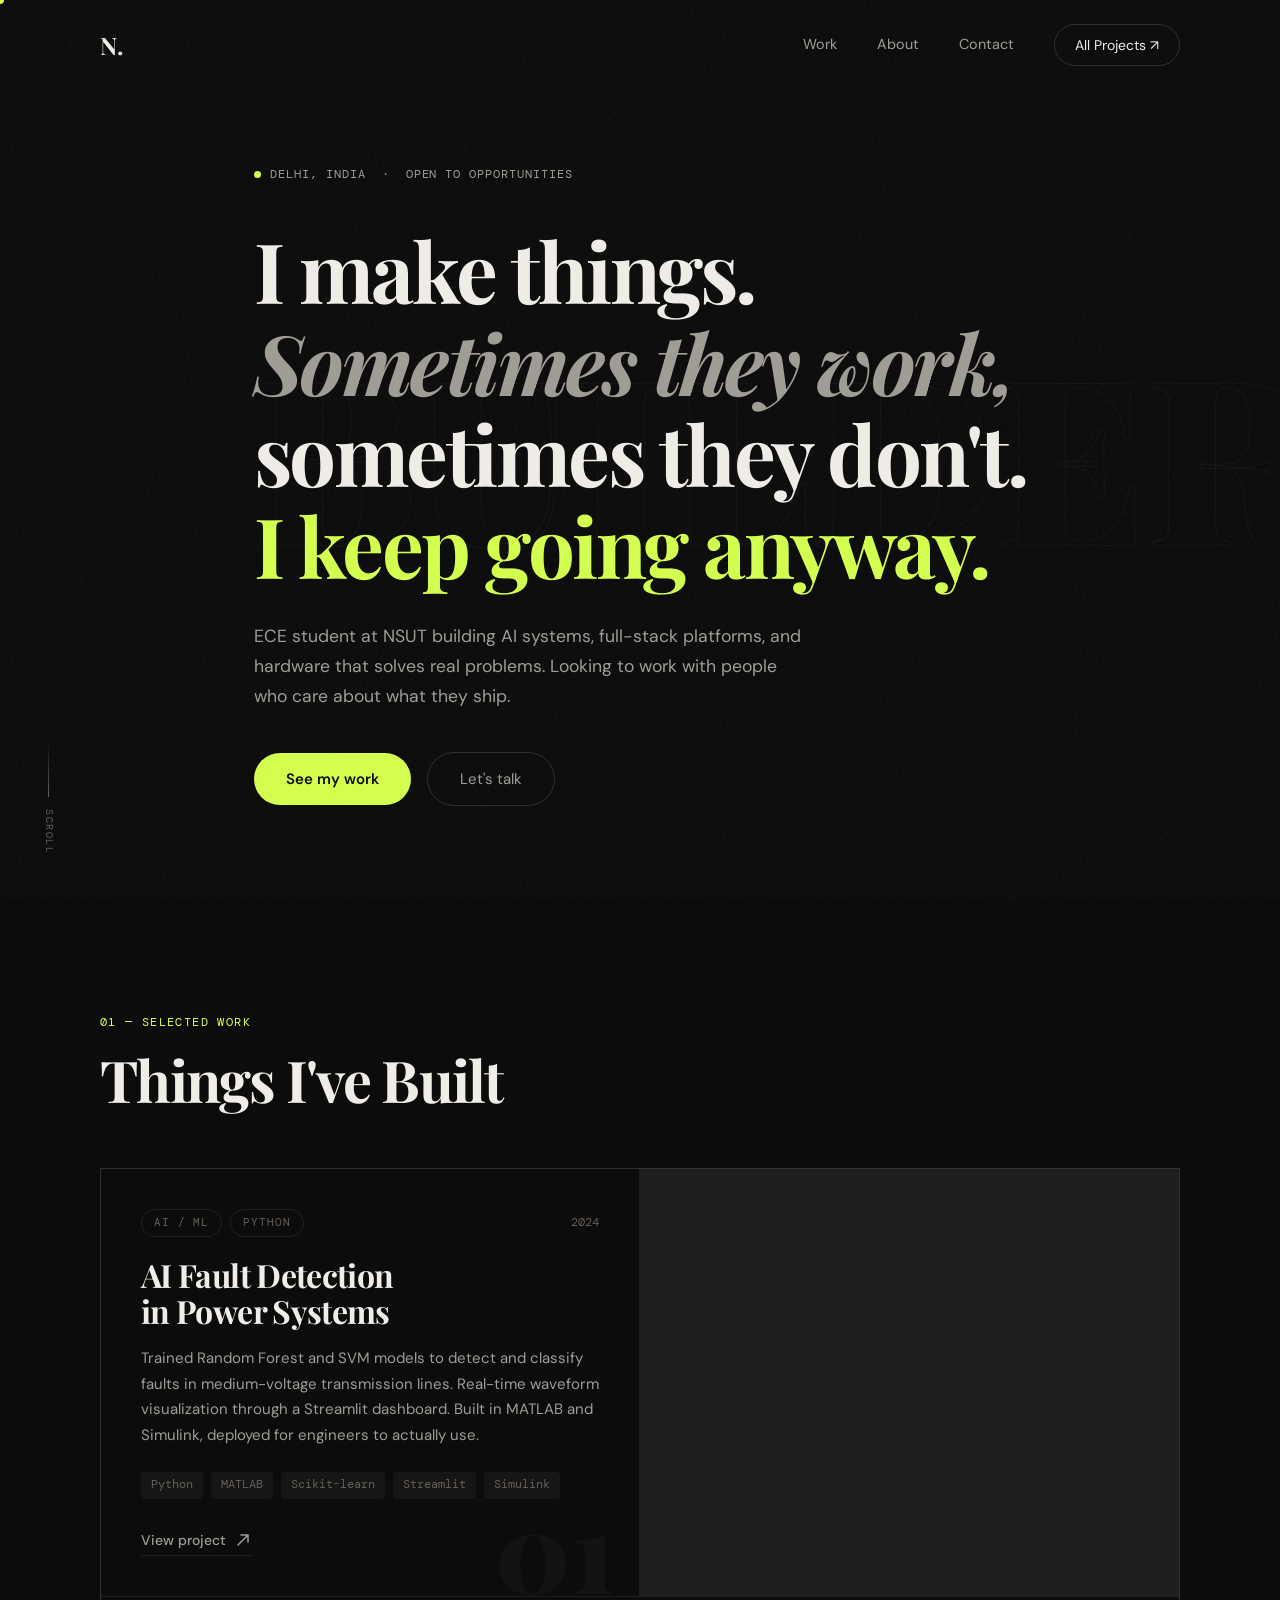
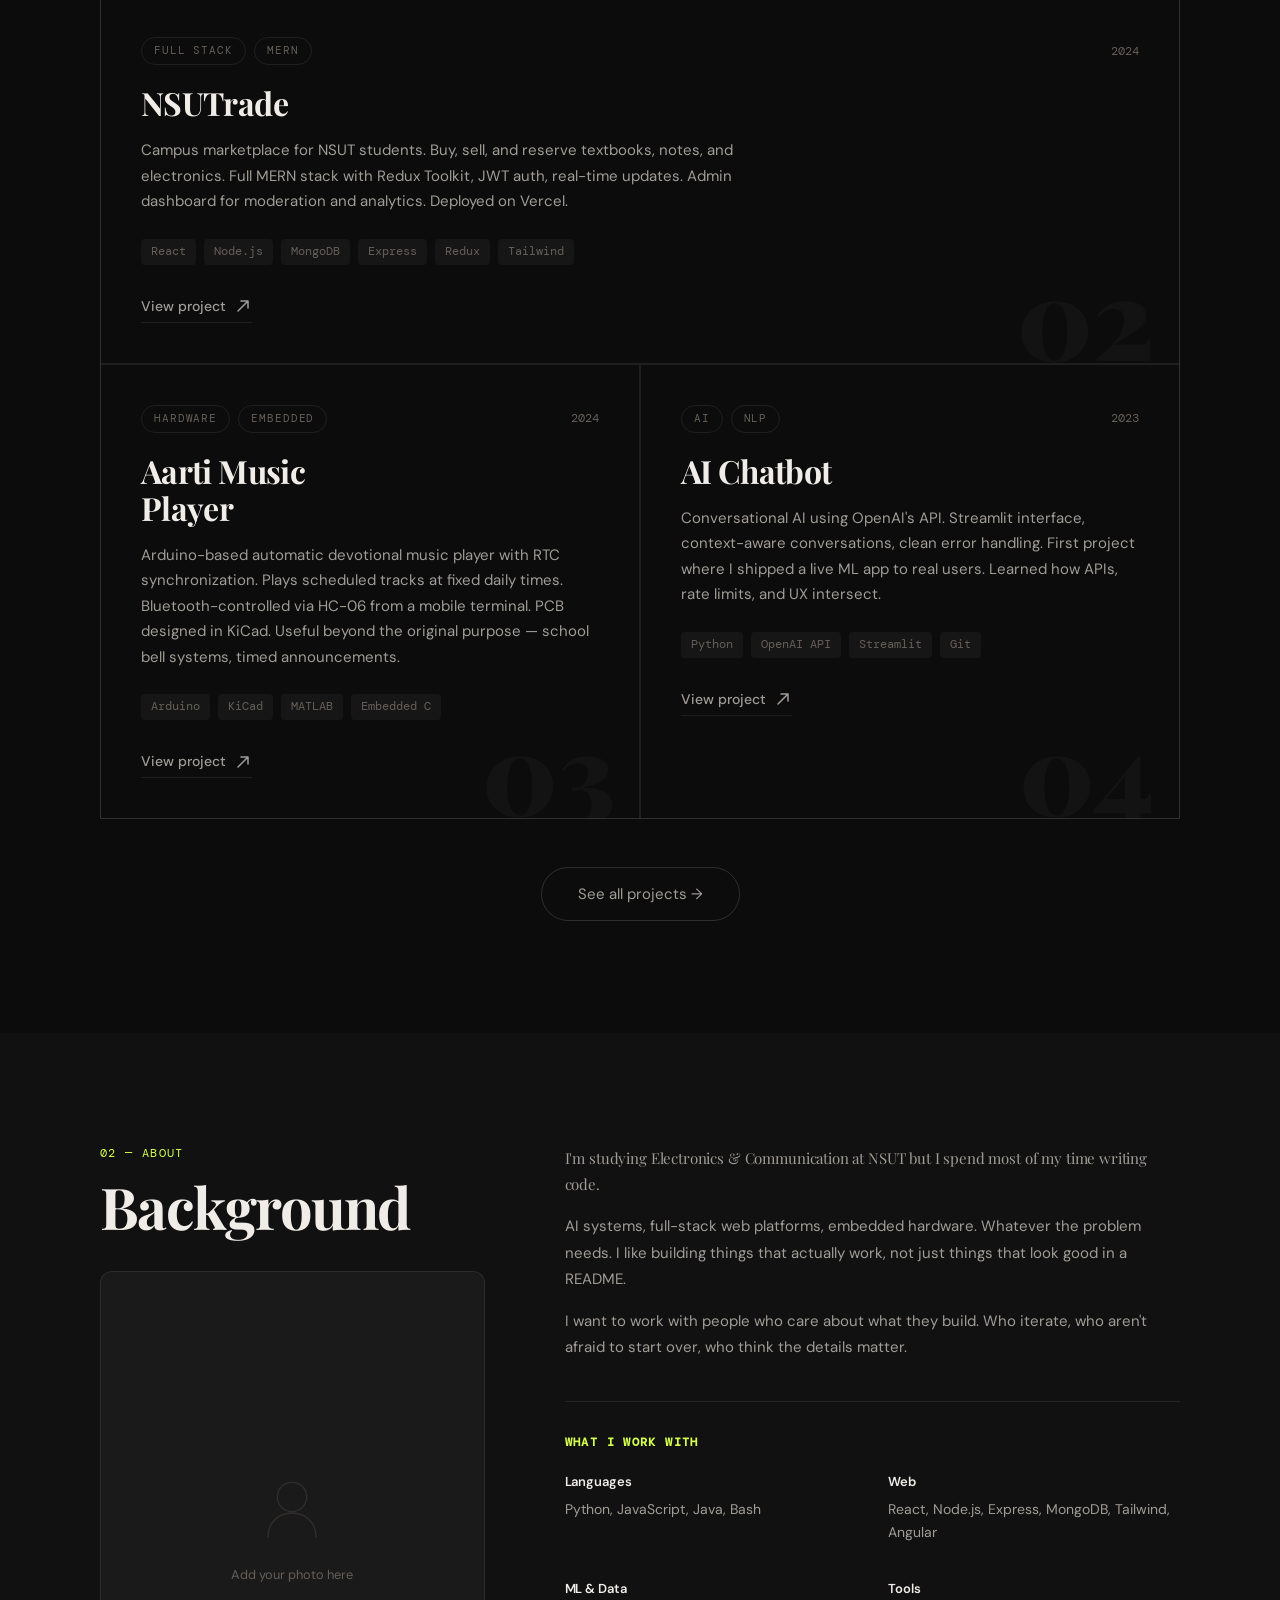
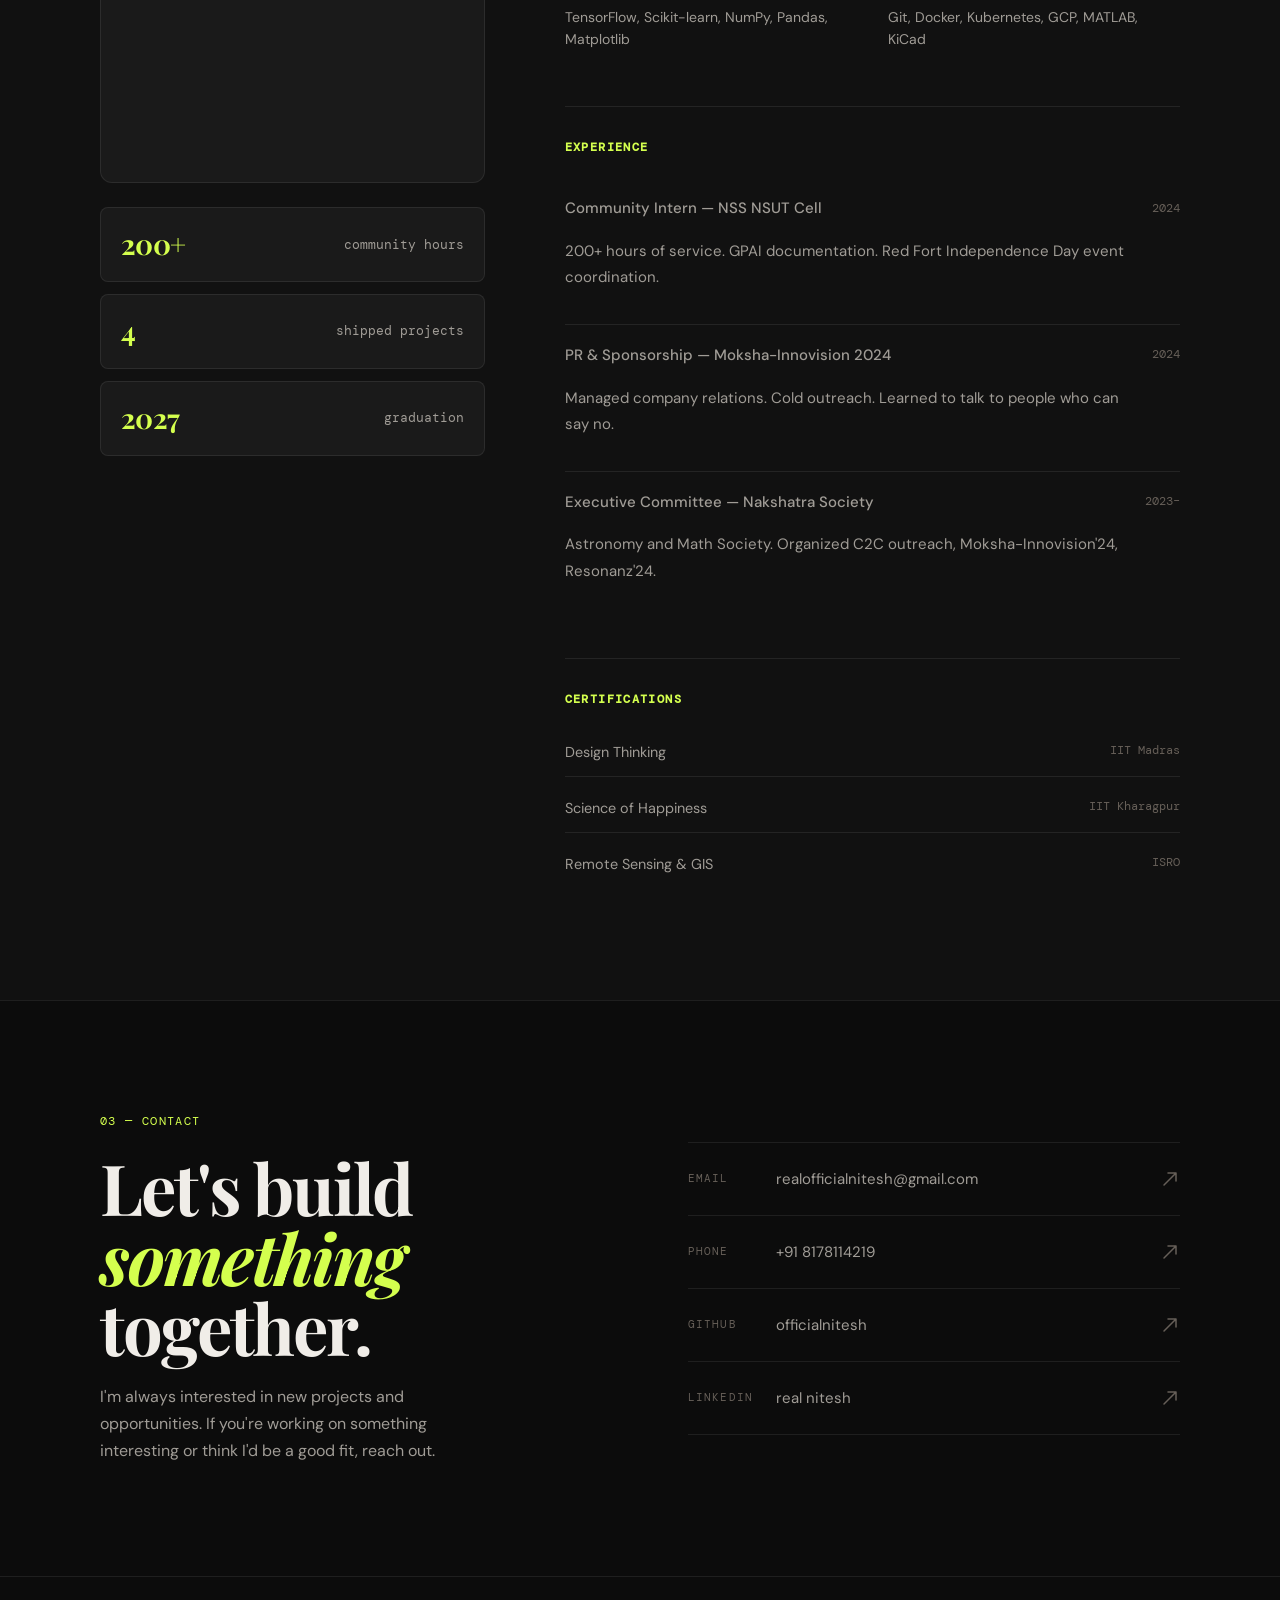
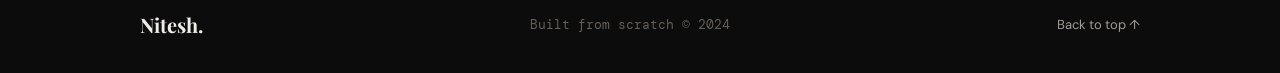
<file: index.html>
<!DOCTYPE html>
<html lang="en">
<head>
<meta charset="UTF-8">
<meta name="viewport" content="width=device-width, initial-scale=1.0">
<title>Nitesh — Developer & Builder</title>
<link rel="preconnect" href="https://fonts.googleapis.com">
<link rel="preconnect" href="https://fonts.gstatic.com" crossorigin>
<link href="https://fonts.googleapis.com/css2?family=Playfair+Display:ital,wght@0,400;0,700;0,900;1,400;1,700&family=DM+Mono:wght@300;400;500&family=DM+Sans:wght@300;400;500&display=swap" rel="stylesheet">
<link rel="stylesheet" href="styles.css">
</head>
<body>

<!-- Noise overlay -->
<div class="noise"></div>

<!-- Custom cursor -->
<div class="cursor" id="cursor"></div>
<div class="cursor-follower" id="cursorFollower"></div>

<!-- NAV -->
<nav id="nav">
  <div class="nav-inner">
    <a class="nav-logo" href="#home">N.</a>
    <div class="nav-links">
      <a href="#work" data-text="Work">Work</a>
      <a href="#about" data-text="About">About</a>
      <a href="#contact" data-text="Contact">Contact</a>
      <a href="projects.html" class="nav-cta">All Projects ↗</a>
    </div>
    <button class="hamburger" id="hamburger" aria-label="Menu">
      <span></span><span></span>
    </button>
  </div>
</nav>

<!-- MOBILE MENU -->
<div class="mobile-menu" id="mobileMenu">
  <a href="#work" class="mm-link">Work</a>
  <a href="#about" class="mm-link">About</a>
  <a href="#contact" class="mm-link">Contact</a>
  <a href="projects.html" class="mm-link">All Projects</a>
</div>

<!-- HERO -->
<section class="hero" id="home">
  <div class="hero-bg-text">BUILDER</div>
  <div class="container">
    <div class="hero-inner">
      <div class="hero-label">
        <span class="status-dot"></span>
        Delhi, India &nbsp;·&nbsp; Open to Opportunities
      </div>
      <h1 class="hero-title">
        <span class="line" data-delay="0">I make things.</span>
        <span class="line italic" data-delay="120">Sometimes they work,</span>
        <span class="line" data-delay="240">sometimes they don't.</span>
        <span class="line accent-line" data-delay="360">I keep going anyway.</span>
      </h1>
      <p class="hero-sub">
        ECE student at NSUT building AI systems, full-stack platforms, and hardware that solves real problems. Looking to work with people who care about what they ship.
      </p>
      <div class="hero-actions">
        <a href="#work" class="btn-primary">See my work</a>
        <a href="#contact" class="btn-ghost">Let's talk</a>
      </div>
    </div>
    <div class="hero-scroll">
      <div class="scroll-line"></div>
      <span>scroll</span>
    </div>
  </div>
</section>

<!-- SELECTED WORK -->
<section class="work" id="work">
  <div class="container">
    <div class="section-header">
      <span class="section-tag">01 — Selected Work</span>
      <h2 class="section-title">Things I've Built</h2>
    </div>

    <div class="projects-grid">

      <!-- Project 1 -->
      <article class="project-card" data-color="#0a1628">
        <div class="card-inner">
          <div class="card-top">
            <div class="card-tags">
              <span>AI / ML</span>
              <span>Python</span>
            </div>
            <span class="card-year">2024</span>
          </div>
          <h3 class="card-title">AI Fault Detection<br>in Power Systems</h3>
          <p class="card-desc">
            Trained Random Forest and SVM models to detect and classify faults in medium-voltage transmission lines. Real-time waveform visualization through a Streamlit dashboard. Built in MATLAB and Simulink, deployed for engineers to actually use.
          </p>
          <div class="card-stack">
            <span>Python</span><span>MATLAB</span><span>Scikit-learn</span><span>Streamlit</span><span>Simulink</span>
          </div>
          <a href="projects.html#fault" class="card-link">
            View project
            <svg width="18" height="18" viewBox="0 0 18 18" fill="none"><path d="M4 14L14 4M14 4H7M14 4V11" stroke="currentColor" stroke-width="1.5" stroke-linecap="round"/></svg>
          </a>
        </div>
        <div class="card-number">01</div>
      </article>

      <!-- Project 2 -->
      <article class="project-card featured" data-color="#0d1f0a">
        <div class="card-inner">
          <div class="card-top">
            <div class="card-tags">
              <span>Full Stack</span>
              <span>MERN</span>
            </div>
            <span class="card-year">2024</span>
          </div>
          <h3 class="card-title">NSUTrade</h3>
          <p class="card-desc">
            Campus marketplace for NSUT students. Buy, sell, and reserve textbooks, notes, and electronics. Full MERN stack with Redux Toolkit, JWT auth, real-time updates. Admin dashboard for moderation and analytics. Deployed on Vercel.
          </p>
          <div class="card-stack">
            <span>React</span><span>Node.js</span><span>MongoDB</span><span>Express</span><span>Redux</span><span>Tailwind</span>
          </div>
          <a href="projects.html#nsutrade" class="card-link">
            View project
            <svg width="18" height="18" viewBox="0 0 18 18" fill="none"><path d="M4 14L14 4M14 4H7M14 4V11" stroke="currentColor" stroke-width="1.5" stroke-linecap="round"/></svg>
          </a>
        </div>
        <div class="card-number">02</div>
      </article>

      <!-- Project 3 -->
      <article class="project-card" data-color="#1a0a0a">
        <div class="card-inner">
          <div class="card-top">
            <div class="card-tags">
              <span>Hardware</span>
              <span>Embedded</span>
            </div>
            <span class="card-year">2024</span>
          </div>
          <h3 class="card-title">Aarti Music<br>Player</h3>
          <p class="card-desc">
            Arduino-based automatic devotional music player with RTC synchronization. Plays scheduled tracks at fixed daily times. Bluetooth-controlled via HC-06 from a mobile terminal. PCB designed in KiCad. Useful beyond the original purpose — school bell systems, timed announcements.
          </p>
          <div class="card-stack">
            <span>Arduino</span><span>KiCad</span><span>MATLAB</span><span>Embedded C</span>
          </div>
          <a href="projects.html#aarti" class="card-link">
            View project
            <svg width="18" height="18" viewBox="0 0 18 18" fill="none"><path d="M4 14L14 4M14 4H7M14 4V11" stroke="currentColor" stroke-width="1.5" stroke-linecap="round"/></svg>
          </a>
        </div>
        <div class="card-number">03</div>
      </article>

      <!-- Project 4 -->
      <article class="project-card" data-color="#0a0a1a">
        <div class="card-inner">
          <div class="card-top">
            <div class="card-tags">
              <span>AI</span>
              <span>NLP</span>
            </div>
            <span class="card-year">2023</span>
          </div>
          <h3 class="card-title">AI Chatbot</h3>
          <p class="card-desc">
            Conversational AI using OpenAI's API. Streamlit interface, context-aware conversations, clean error handling. First project where I shipped a live ML app to real users. Learned how APIs, rate limits, and UX intersect.
          </p>
          <div class="card-stack">
            <span>Python</span><span>OpenAI API</span><span>Streamlit</span><span>Git</span>
          </div>
          <a href="projects.html#chatbot" class="card-link">
            View project
            <svg width="18" height="18" viewBox="0 0 18 18" fill="none"><path d="M4 14L14 4M14 4H7M14 4V11" stroke="currentColor" stroke-width="1.5" stroke-linecap="round"/></svg>
          </a>
        </div>
        <div class="card-number">04</div>
      </article>

    </div>

    <div class="work-cta">
      <a href="projects.html" class="btn-outline">See all projects →</a>
    </div>
  </div>
</section>

<!-- ABOUT -->
<section class="about" id="about">
  <div class="container">
    <div class="about-grid">

      <div class="about-left">
        <span class="section-tag">02 — About</span>
        <h2 class="section-title">Background</h2>
        <div class="about-photo-block">
          <div class="photo-placeholder">
            <svg viewBox="0 0 120 120" fill="none" xmlns="http://www.w3.org/2000/svg">
              <circle cx="60" cy="42" r="22" stroke="currentColor" stroke-width="2" opacity="0.3"/>
              <path d="M24 102C24 80 40 66 60 66C80 66 96 80 96 102" stroke="currentColor" stroke-width="2" stroke-linecap="round" opacity="0.3"/>
            </svg>
            <p>Add your photo here</p>
          </div>
          <div class="photo-stats">
            <div class="stat-pill">
              <span class="stat-n">200+</span>
              <span>community hours</span>
            </div>
            <div class="stat-pill">
              <span class="stat-n">4</span>
              <span>shipped projects</span>
            </div>
            <div class="stat-pill">
              <span class="stat-n">2027</span>
              <span>graduation</span>
            </div>
          </div>
        </div>
      </div>

      <div class="about-right">
        <div class="about-text">
          <p class="about-lead">
            I'm studying Electronics & Communication at NSUT but I spend most of my time writing code.
          </p>
          <p>
            AI systems, full-stack web platforms, embedded hardware. Whatever the problem needs. I like building things that actually work, not just things that look good in a README.
          </p>
          <p>
            I want to work with people who care about what they build. Who iterate, who aren't afraid to start over, who think the details matter.
          </p>
        </div>

        <div class="skills-block">
          <h3>What I work with</h3>
          <div class="skills-cols">
            <div class="skill-col">
              <h4>Languages</h4>
              <p>Python, JavaScript, Java, Bash</p>
            </div>
            <div class="skill-col">
              <h4>Web</h4>
              <p>React, Node.js, Express, MongoDB, Tailwind, Angular</p>
            </div>
            <div class="skill-col">
              <h4>ML & Data</h4>
              <p>TensorFlow, Scikit-learn, NumPy, Pandas, Matplotlib</p>
            </div>
            <div class="skill-col">
              <h4>Tools</h4>
              <p>Git, Docker, Kubernetes, GCP, MATLAB, KiCad</p>
            </div>
          </div>
        </div>

        <div class="exp-block">
          <h3>Experience</h3>
          <div class="exp-list">
            <div class="exp-row">
              <div>
                <p class="exp-title">Community Intern — NSS NSUT Cell</p>
                <p class="exp-detail">200+ hours of service. GPAI documentation. Red Fort Independence Day event coordination.</p>
              </div>
              <span class="exp-date">2024</span>
            </div>
            <div class="exp-row">
              <div>
                <p class="exp-title">PR & Sponsorship — Moksha-Innovision 2024</p>
                <p class="exp-detail">Managed company relations. Cold outreach. Learned to talk to people who can say no.</p>
              </div>
              <span class="exp-date">2024</span>
            </div>
            <div class="exp-row">
              <div>
                <p class="exp-title">Executive Committee — Nakshatra Society</p>
                <p class="exp-detail">Astronomy and Math Society. Organized C2C outreach, Moksha-Innovision'24, Resonanz'24.</p>
              </div>
              <span class="exp-date">2023–</span>
            </div>
          </div>
        </div>

        <div class="certs-block">
          <h3>Certifications</h3>
          <div class="cert-list">
            <div class="cert-item">Design Thinking <span>IIT Madras</span></div>
            <div class="cert-item">Science of Happiness <span>IIT Kharagpur</span></div>
            <div class="cert-item">Remote Sensing & GIS <span>ISRO</span></div>
          </div>
        </div>
      </div>

    </div>
  </div>
</section>

<!-- CONTACT -->
<section class="contact" id="contact">
  <div class="container">
    <div class="contact-inner">
      <div class="contact-left">
        <span class="section-tag">03 — Contact</span>
        <h2 class="contact-heading">
          Let's build<br>
          <em>something</em><br>
          together.
        </h2>
        <p class="contact-sub">
          I'm always interested in new projects and opportunities. If you're working on something interesting or think I'd be a good fit, reach out.
        </p>
      </div>
      <div class="contact-right">
        <div class="contact-links">
          <a href="mailto:realofficialnitesh@gmail.com" class="contact-item">
            <span class="ci-label">Email</span>
            <span class="ci-value">realofficialnitesh@gmail.com</span>
            <svg width="20" height="20" viewBox="0 0 20 20" fill="none"><path d="M4 16L16 4M16 4H8M16 4V12" stroke="currentColor" stroke-width="1.5" stroke-linecap="round"/></svg>
          </a>
          <a href="tel:+918178114219" class="contact-item">
            <span class="ci-label">Phone</span>
            <span class="ci-value">+91 8178114219</span>
            <svg width="20" height="20" viewBox="0 0 20 20" fill="none"><path d="M4 16L16 4M16 4H8M16 4V12" stroke="currentColor" stroke-width="1.5" stroke-linecap="round"/></svg>
          </a>
          <a href="https://github.com/officialnitesh" target="_blank" rel="noopener" class="contact-item">
            <span class="ci-label">GitHub</span>
            <span class="ci-value">officialnitesh</span>
            <svg width="20" height="20" viewBox="0 0 20 20" fill="none"><path d="M4 16L16 4M16 4H8M16 4V12" stroke="currentColor" stroke-width="1.5" stroke-linecap="round"/></svg>
          </a>
          <a href="https://linkedin.com/in/real-nitesh" target="_blank" rel="noopener" class="contact-item">
            <span class="ci-label">LinkedIn</span>
            <span class="ci-value">real nitesh</span>
            <svg width="20" height="20" viewBox="0 0 20 20" fill="none"><path d="M4 16L16 4M16 4H8M16 4V12" stroke="currentColor" stroke-width="1.5" stroke-linecap="round"/></svg>
          </a>
        </div>
      </div>
    </div>
  </div>
</section>

<!-- FOOTER -->
<footer class="footer">
  <div class="container">
    <div class="footer-inner">
      <span class="footer-logo">Nitesh.</span>
      <span class="footer-copy">Built from scratch © 2024</span>
      <a href="#home" class="footer-top">Back to top ↑</a>
    </div>
  </div>
</footer>

<script src="script.js"></script>
</body>
</html>
</file>
<file: styles.css>
/* =============================================
   NITESH PORTFOLIO — DARK EDITORIAL THEME
   ============================================= */

:root {
  --bg:        #0c0c0c;
  --bg2:       #111111;
  --bg3:       #161616;
  --surface:   #1a1a1a;
  --border:    rgba(255,255,255,0.08);
  --border2:   rgba(255,255,255,0.14);

  --text:      #f0ede8;
  --text2:     #a09c96;
  --text3:     #665f58;

  --accent:    #d4ff4e;
  --accent2:   #ff6b35;

  --font-serif:  'Playfair Display', Georgia, serif;
  --font-sans:   'DM Sans', sans-serif;
  --font-mono:   'DM Mono', monospace;

  --ease:      cubic-bezier(0.23, 1, 0.32, 1);
  --ease-in:   cubic-bezier(0.55, 0, 1, 0.45);
}

/* ---- RESET ---- */
*, *::before, *::after { box-sizing: border-box; margin: 0; padding: 0; }
html { scroll-behavior: smooth; font-size: 16px; }
body {
  font-family: var(--font-sans);
  background: var(--bg);
  color: var(--text);
  line-height: 1.6;
  overflow-x: hidden;
  cursor: none;
}
a { text-decoration: none; color: inherit; }
img { max-width: 100%; display: block; }
button { cursor: none; font-family: var(--font-sans); }

/* ---- NOISE OVERLAY ---- */
.noise {
  position: fixed; inset: 0; z-index: 999; pointer-events: none;
  background-image: url("data:image/svg+xml,%3Csvg viewBox='0 0 256 256' xmlns='http://www.w3.org/2000/svg'%3E%3Cfilter id='noise'%3E%3CfeTurbulence type='fractalNoise' baseFrequency='0.9' numOctaves='4' stitchTiles='stitch'/%3E%3C/filter%3E%3Crect width='100%25' height='100%25' filter='url(%23noise)' opacity='1'/%3E%3C/svg%3E");
  opacity: 0.028;
}

/* ---- CURSOR ---- */
.cursor {
  position: fixed; width: 8px; height: 8px;
  background: var(--accent); border-radius: 50%;
  pointer-events: none; z-index: 9999;
  transform: translate(-50%, -50%);
  transition: width 0.2s var(--ease), height 0.2s var(--ease), background 0.2s;
}
.cursor-follower {
  position: fixed; width: 36px; height: 36px;
  border: 1px solid rgba(212,255,78,0.35);
  border-radius: 50%; pointer-events: none; z-index: 9998;
  transform: translate(-50%, -50%);
  transition: transform 0.12s var(--ease), width 0.3s var(--ease), height 0.3s var(--ease), border-color 0.3s;
}
.cursor.hover { width: 16px; height: 16px; }
.cursor-follower.hover { width: 56px; height: 56px; border-color: rgba(212,255,78,0.5); }

/* ---- LAYOUT ---- */
.container {
  max-width: 1160px; margin: 0 auto; padding: 0 2.5rem;
}

/* ---- NAV ---- */
#nav {
  position: fixed; top: 0; left: 0; right: 0; z-index: 100;
  padding: 1.5rem 0;
  transition: background 0.4s var(--ease), padding 0.4s var(--ease), border-color 0.4s;
  border-bottom: 1px solid transparent;
}
#nav.scrolled {
  background: rgba(12,12,12,0.92);
  backdrop-filter: blur(20px);
  padding: 1rem 0;
  border-bottom-color: var(--border);
}
.nav-inner {
  max-width: 1160px; margin: 0 auto; padding: 0 2.5rem;
  display: flex; align-items: center; justify-content: space-between;
}
.nav-logo {
  font-family: var(--font-serif); font-size: 1.5rem; font-weight: 700;
  color: var(--text); letter-spacing: -0.02em;
}
.nav-links {
  display: flex; align-items: center; gap: 2.5rem;
}
.nav-links a {
  font-size: 0.9rem; color: var(--text2); font-weight: 400;
  position: relative; transition: color 0.25s;
}
.nav-links a:hover { color: var(--text); }
.nav-links a::after {
  content: ''; position: absolute; left: 0; bottom: -3px;
  width: 0; height: 1px; background: var(--accent);
  transition: width 0.3s var(--ease);
}
.nav-links a:hover::after { width: 100%; }
.nav-cta {
  padding: 0.55rem 1.25rem;
  border: 1px solid var(--border2);
  border-radius: 100px;
  color: var(--text) !important;
  font-size: 0.875rem !important;
  transition: background 0.25s, border-color 0.25s !important;
}
.nav-cta:hover { background: var(--surface); border-color: var(--border2) !important; }
.nav-cta::after { display: none !important; }

/* hamburger */
.hamburger {
  display: none; flex-direction: column; gap: 5px;
  background: none; border: none; padding: 4px;
}
.hamburger span {
  display: block; width: 24px; height: 1.5px;
  background: var(--text); transition: all 0.3s var(--ease);
  transform-origin: center;
}
.hamburger.open span:first-child { transform: translateY(6.5px) rotate(45deg); }
.hamburger.open span:last-child  { transform: translateY(-6.5px) rotate(-45deg); }

/* mobile menu */
.mobile-menu {
  display: none; position: fixed; inset: 0; z-index: 90;
  background: var(--bg); flex-direction: column;
  justify-content: center; align-items: center; gap: 2.5rem;
  opacity: 0; pointer-events: none;
  transition: opacity 0.4s var(--ease);
}
.mobile-menu.open { opacity: 1; pointer-events: all; }
.mm-link {
  font-family: var(--font-serif); font-size: 2.5rem;
  font-weight: 700; color: var(--text); letter-spacing: -0.02em;
  transition: color 0.2s;
}
.mm-link:hover { color: var(--accent); }

/* ---- HERO ---- */
.hero {
  position: relative; min-height: 100vh;
  display: flex; align-items: center;
  padding: 10rem 0 6rem; overflow: hidden;
}
.hero-bg-text {
  position: absolute; right: -2rem; top: 50%; transform: translateY(-50%);
  font-family: var(--font-serif); font-size: clamp(8rem, 18vw, 20rem);
  font-weight: 900; color: transparent;
  -webkit-text-stroke: 1px rgba(255,255,255,0.04);
  line-height: 1; white-space: nowrap; pointer-events: none;
  user-select: none;
}
.hero-inner { max-width: 780px; }
.hero-label {
  display: inline-flex; align-items: center; gap: 0.6rem;
  font-family: var(--font-mono); font-size: 0.75rem;
  color: var(--text2); letter-spacing: 0.08em;
  margin-bottom: 2.5rem; text-transform: uppercase;
}
.status-dot {
  width: 7px; height: 7px; background: var(--accent);
  border-radius: 50%;
  box-shadow: 0 0 0 0 rgba(212,255,78,0.6);
  animation: pulse 2.5s ease-in-out infinite;
}
@keyframes pulse {
  0%, 100% { box-shadow: 0 0 0 0 rgba(212,255,78,0.5); }
  50%       { box-shadow: 0 0 0 8px rgba(212,255,78,0); }
}
.hero-title {
  font-family: var(--font-serif);
  font-size: clamp(2.8rem, 6.5vw, 5.5rem);
  line-height: 1.1; letter-spacing: -0.03em;
  margin-bottom: 2rem;
}
.hero-title .line {
  display: block;
  opacity: 0; transform: translateY(40px);
  animation: slideUp 0.9s var(--ease) forwards;
}
.hero-title .line:nth-child(1) { animation-delay: 0.1s; }
.hero-title .line:nth-child(2) { animation-delay: 0.22s; }
.hero-title .line:nth-child(3) { animation-delay: 0.34s; }
.hero-title .line:nth-child(4) { animation-delay: 0.46s; }
.hero-title .italic { font-style: italic; color: var(--text2); }
.hero-title .accent-line { color: var(--accent); }

@keyframes slideUp {
  to { opacity: 1; transform: translateY(0); }
}

.hero-sub {
  font-size: 1.1rem; color: var(--text2); line-height: 1.7;
  max-width: 560px; margin-bottom: 2.5rem;
  opacity: 0; animation: slideUp 0.9s var(--ease) 0.6s forwards;
}
.hero-actions {
  display: flex; gap: 1rem; align-items: center; flex-wrap: wrap;
  opacity: 0; animation: slideUp 0.9s var(--ease) 0.75s forwards;
}
.btn-primary {
  padding: 0.875rem 2rem; background: var(--accent); color: #0c0c0c;
  border-radius: 100px; font-weight: 600; font-size: 0.9375rem;
  transition: transform 0.25s var(--ease), box-shadow 0.25s;
}
.btn-primary:hover {
  transform: translateY(-2px);
  box-shadow: 0 12px 32px rgba(212,255,78,0.25);
}
.btn-ghost {
  padding: 0.875rem 2rem;
  border: 1px solid var(--border2);
  border-radius: 100px; font-size: 0.9375rem;
  color: var(--text2);
  transition: color 0.25s, border-color 0.25s, transform 0.25s var(--ease);
}
.btn-ghost:hover { color: var(--text); border-color: rgba(255,255,255,0.25); transform: translateY(-2px); }

.hero-scroll {
  position: absolute; bottom: 3rem; left: 2.5rem;
  display: flex; flex-direction: column; align-items: center; gap: 0.75rem;
  opacity: 0; animation: fadeIn 1s ease 1.2s forwards;
}
.scroll-line {
  width: 1px; height: 56px; background: linear-gradient(to bottom, transparent, var(--text3));
  animation: scrollPulse 2s ease-in-out infinite;
}
@keyframes scrollPulse {
  0%, 100% { transform: scaleY(1); opacity: 0.5; }
  50%       { transform: scaleY(0.6); opacity: 1; }
}
.hero-scroll span {
  font-family: var(--font-mono); font-size: 0.65rem;
  letter-spacing: 0.15em; text-transform: uppercase;
  color: var(--text3); writing-mode: vertical-lr;
}
@keyframes fadeIn { to { opacity: 1; } }

/* ---- SECTION COMMON ---- */
.section-tag {
  font-family: var(--font-mono); font-size: 0.72rem;
  letter-spacing: 0.12em; text-transform: uppercase;
  color: var(--accent); display: block; margin-bottom: 1rem;
}
.section-title {
  font-family: var(--font-serif); font-size: clamp(2.2rem, 4.5vw, 3.8rem);
  font-weight: 700; letter-spacing: -0.03em; line-height: 1.1;
}
.section-header {
  margin-bottom: 3.5rem;
}

/* ---- WORK / PROJECTS ---- */
.work { padding: 7rem 0; background: var(--bg); }

.projects-grid {
  display: grid;
  grid-template-columns: repeat(2, 1fr);
  gap: 1.5px;
  background: var(--border);
  border: 1px solid var(--border);
}
.project-card {
  position: relative; background: var(--bg);
  padding: 2.5rem; overflow: hidden;
  transition: background 0.5s var(--ease);
  cursor: none;
}
.project-card:hover { background: var(--bg3); }
.project-card.featured {
  grid-column: span 2;
  border-bottom: 1px solid var(--border);
}
.card-inner { position: relative; z-index: 2; }
.card-top {
  display: flex; justify-content: space-between;
  align-items: center; margin-bottom: 1.25rem;
}
.card-tags {
  display: flex; gap: 0.5rem;
}
.card-tags span {
  font-family: var(--font-mono); font-size: 0.7rem;
  letter-spacing: 0.08em; text-transform: uppercase;
  color: var(--text3); padding: 0.25rem 0.75rem;
  border: 1px solid var(--border); border-radius: 100px;
  transition: color 0.25s, border-color 0.25s;
}
.project-card:hover .card-tags span { color: var(--accent); border-color: rgba(212,255,78,0.3); }
.card-year {
  font-family: var(--font-mono); font-size: 0.75rem;
  color: var(--text3);
}
.card-title {
  font-family: var(--font-serif);
  font-size: clamp(1.5rem, 2.5vw, 2.2rem);
  font-weight: 700; letter-spacing: -0.02em; line-height: 1.15;
  margin-bottom: 1rem;
  transition: color 0.25s;
}
.project-card:hover .card-title { color: var(--accent); }
.card-desc {
  font-size: 0.9375rem; color: var(--text2); line-height: 1.7;
  margin-bottom: 1.5rem; max-width: 600px;
}
.card-stack {
  display: flex; flex-wrap: wrap; gap: 0.5rem; margin-bottom: 1.75rem;
}
.card-stack span {
  font-family: var(--font-mono); font-size: 0.72rem;
  color: var(--text3); padding: 0.25rem 0.625rem;
  background: rgba(255,255,255,0.04); border-radius: 4px;
}
.card-link {
  display: inline-flex; align-items: center; gap: 0.5rem;
  font-size: 0.875rem; font-weight: 500; color: var(--text2);
  border-bottom: 1px solid var(--border);
  padding-bottom: 0.25rem;
  transition: color 0.25s, border-color 0.25s, gap 0.25s var(--ease);
}
.card-link:hover { color: var(--accent); border-color: var(--accent); gap: 0.75rem; }
.card-number {
  position: absolute; bottom: -0.5rem; right: 1.5rem;
  font-family: var(--font-serif); font-size: 7rem;
  font-weight: 900; color: rgba(255,255,255,0.03);
  line-height: 1; pointer-events: none; user-select: none;
  transition: color 0.5s;
}
.project-card:hover .card-number { color: rgba(212,255,78,0.05); }

.work-cta { margin-top: 3rem; text-align: center; }
.btn-outline {
  display: inline-block; padding: 0.875rem 2.25rem;
  border: 1px solid var(--border2); border-radius: 100px;
  font-size: 0.9375rem; color: var(--text2);
  transition: color 0.25s, border-color 0.25s, transform 0.25s var(--ease);
}
.btn-outline:hover { color: var(--text); border-color: rgba(255,255,255,0.3); transform: translateY(-2px); }

/* ---- ABOUT ---- */
.about { padding: 7rem 0; background: var(--bg2); }
.about-grid {
  display: grid; grid-template-columns: 1fr 1.6fr; gap: 5rem; align-items: start;
}
.about-left .section-tag { margin-bottom: 0.75rem; }
.about-left .section-title { margin-bottom: 2rem; }

.photo-placeholder {
  aspect-ratio: 3/4; background: var(--surface);
  border: 1px solid var(--border); border-radius: 12px;
  display: flex; flex-direction: column;
  align-items: center; justify-content: center; gap: 1rem;
  color: var(--text3); font-size: 0.8rem; margin-bottom: 1.5rem;
}
.photo-placeholder svg { width: 80px; height: 80px; }

.photo-stats { display: flex; flex-direction: column; gap: 0.75rem; }
.stat-pill {
  display: flex; align-items: center; justify-content: space-between;
  padding: 0.875rem 1.25rem; background: var(--surface);
  border: 1px solid var(--border); border-radius: 8px;
}
.stat-n {
  font-family: var(--font-serif); font-size: 1.75rem;
  font-weight: 700; letter-spacing: -0.02em; color: var(--accent);
}
.stat-pill span:last-child {
  font-size: 0.8rem; color: var(--text2); font-family: var(--font-mono);
}

.about-lead {
  font-family: var(--font-serif); font-size: 1.35rem;
  line-height: 1.5; letter-spacing: -0.01em;
  margin-bottom: 1.25rem; color: var(--text);
}
.about-right p {
  font-size: 0.9375rem; color: var(--text2); line-height: 1.75;
  margin-bottom: 1rem;
}

.skills-block { margin-top: 2.5rem; padding-top: 2rem; border-top: 1px solid var(--border); }
.skills-block h3,
.exp-block h3,
.certs-block h3 {
  font-size: 0.72rem; font-family: var(--font-mono);
  letter-spacing: 0.12em; text-transform: uppercase;
  color: var(--accent); margin-bottom: 1.25rem;
}
.skills-cols {
  display: grid; grid-template-columns: 1fr 1fr; gap: 1.25rem 2rem;
}
.skill-col h4 {
  font-size: 0.8125rem; font-weight: 600; color: var(--text);
  margin-bottom: 0.35rem; letter-spacing: -0.01em;
}
.skill-col p { font-size: 0.875rem; color: var(--text2); line-height: 1.6; }

.exp-block { margin-top: 2.5rem; padding-top: 2rem; border-top: 1px solid var(--border); }
.exp-list { display: flex; flex-direction: column; }
.exp-row {
  display: flex; justify-content: space-between; align-items: flex-start;
  padding: 1.1rem 0; border-bottom: 1px solid var(--border);
  gap: 1rem;
}
.exp-row:last-child { border-bottom: none; }
.exp-title { font-size: 0.9375rem; font-weight: 500; color: var(--text); margin-bottom: 0.25rem; }
.exp-detail { font-size: 0.85rem; color: var(--text2); line-height: 1.5; }
.exp-date {
  font-family: var(--font-mono); font-size: 0.75rem;
  color: var(--text3); white-space: nowrap; padding-top: 0.2rem;
}

.certs-block { margin-top: 2.5rem; padding-top: 2rem; border-top: 1px solid var(--border); }
.cert-list { display: flex; flex-direction: column; gap: 0.5rem; }
.cert-item {
  display: flex; justify-content: space-between;
  font-size: 0.9rem; color: var(--text2);
  padding: 0.75rem 0; border-bottom: 1px solid var(--border);
}
.cert-item:last-child { border-bottom: none; }
.cert-item span { font-family: var(--font-mono); font-size: 0.75rem; color: var(--text3); }

/* ---- CONTACT ---- */
.contact {
  padding: 7rem 0;
  background: var(--bg);
  border-top: 1px solid var(--border);
}
.contact-inner {
  display: grid; grid-template-columns: 1fr 1fr; gap: 6rem; align-items: center;
}
.contact-heading {
  font-family: var(--font-serif);
  font-size: clamp(3rem, 5.5vw, 5rem);
  font-weight: 700; letter-spacing: -0.03em; line-height: 1.0;
  margin: 1.25rem 0;
}
.contact-heading em { color: var(--accent); }
.contact-sub {
  font-size: 1rem; color: var(--text2); line-height: 1.7; max-width: 380px;
}
.contact-links { display: flex; flex-direction: column; gap: 0; }
.contact-item {
  display: flex; align-items: center;
  padding: 1.5rem 0;
  border-bottom: 1px solid var(--border);
  gap: 1rem;
  transition: background 0.25s; position: relative;
}
.contact-item:first-child { border-top: 1px solid var(--border); }
.contact-item svg {
  margin-left: auto; color: var(--text3); flex-shrink: 0;
  transition: transform 0.25s var(--ease), color 0.25s;
}
.contact-item:hover svg { transform: translate(4px, -4px); color: var(--accent); }
.ci-label {
  font-family: var(--font-mono); font-size: 0.7rem;
  letter-spacing: 0.1em; text-transform: uppercase;
  color: var(--text3); width: 72px; flex-shrink: 0;
}
.ci-value {
  font-size: 0.9375rem; color: var(--text2);
  transition: color 0.25s;
}
.contact-item:hover .ci-value { color: var(--text); }

/* ---- FOOTER ---- */
.footer {
  padding: 2rem 0; border-top: 1px solid var(--border);
  background: var(--bg);
}
.footer-inner {
  display: flex; align-items: center; justify-content: space-between;
  max-width: 1160px; margin: 0 auto; padding: 0 2.5rem;
}
.footer-logo {
  font-family: var(--font-serif); font-size: 1.25rem;
  font-weight: 700; color: var(--text);
}
.footer-copy { font-size: 0.8125rem; color: var(--text3); font-family: var(--font-mono); }
.footer-top {
  font-size: 0.8125rem; color: var(--text2);
  transition: color 0.2s;
}
.footer-top:hover { color: var(--accent); }

/* ---- REVEAL ANIMATIONS ---- */
.reveal {
  opacity: 0; transform: translateY(30px);
  transition: opacity 0.8s var(--ease), transform 0.8s var(--ease);
}
.reveal.in-view { opacity: 1; transform: translateY(0); }

/* ---- RESPONSIVE ---- */
@media (max-width: 900px) {
  .projects-grid { grid-template-columns: 1fr; }
  .project-card.featured { grid-column: span 1; }
  .about-grid { grid-template-columns: 1fr; gap: 3rem; }
  .contact-inner { grid-template-columns: 1fr; gap: 3rem; }
}

@media (max-width: 768px) {
  .container { padding: 0 1.5rem; }
  .nav-links { display: none; }
  .hamburger { display: flex; }
  .mobile-menu { display: flex; }
  .hero { padding: 8rem 0 5rem; }
  .hero-bg-text { display: none; }
  .hero-scroll { display: none; }
  .work, .about, .contact { padding: 5rem 0; }
  .footer-inner { flex-direction: column; gap: 0.75rem; text-align: center; }
  .skills-cols { grid-template-columns: 1fr; }
}

@media (max-width: 480px) {
  .hero-title { font-size: 2.25rem; }
  .contact-heading { font-size: 2.5rem; }
  .project-card { padding: 1.75rem; }
  .card-title { font-size: 1.5rem; }
}
</file>
